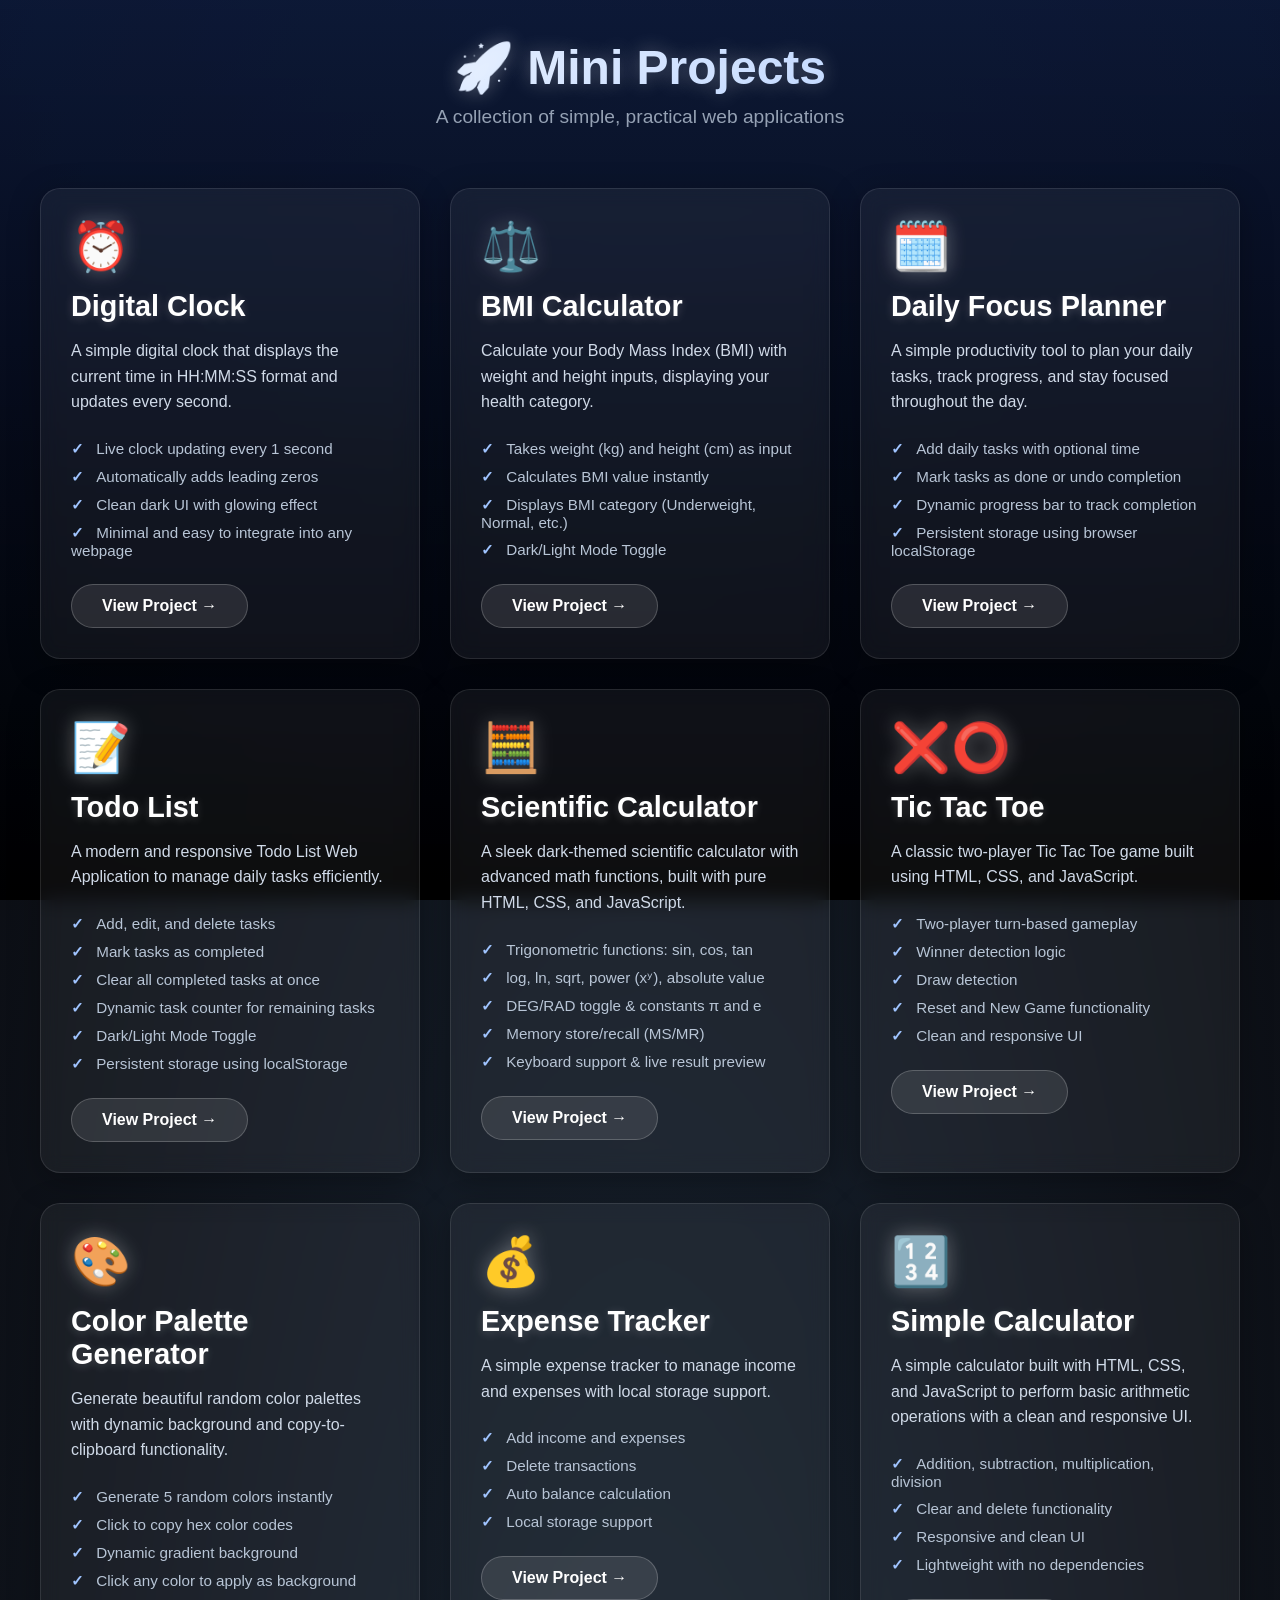
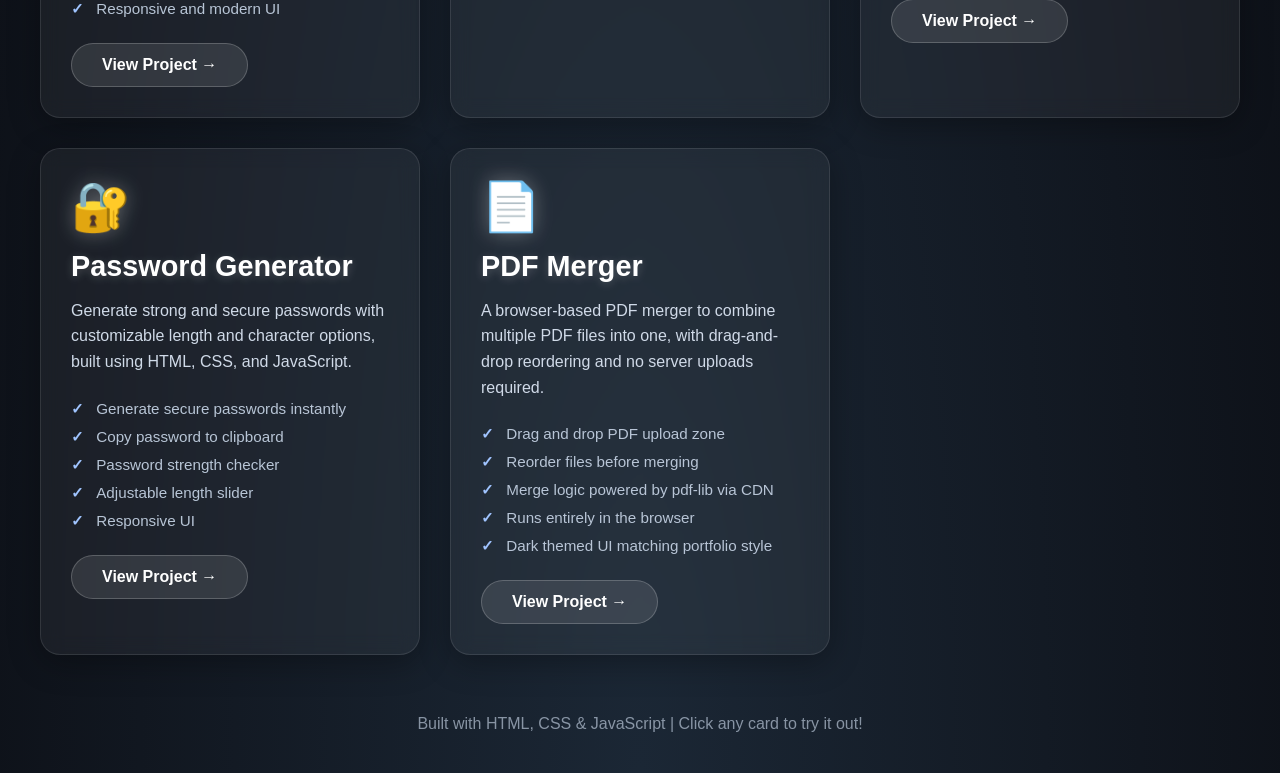
<file: index.html>
<!DOCTYPE html>
<html lang="en">

<head>
    <meta charset="UTF-8">
    <meta name="viewport" content="width=device-width, initial-scale=1.0">
    <title>Mini Projects Portfolio</title>
    <style>
        * {
            margin: 0;
            padding: 0;
            box-sizing: border-box;
        }

        body {
            font-family: 'Segoe UI', Tahoma, Geneva, Verdana, sans-serif;
            background: radial-gradient(ellipse at bottom, #1b2735 0%, #090a0f 100%);
            min-height: 100vh;
            padding: 40px 20px;
            position: relative;
            overflow-x: hidden;
        }

        body::before {
            content: '';
            position: fixed;
            top: 0;
            left: 0;
            width: 100%;
            height: 100%;
            background: linear-gradient(180deg,
                    rgba(13, 27, 62, 0.8) 0%,
                    rgba(5, 10, 25, 0.9) 50%,
                    rgba(0, 0, 0, 0.95) 100%);
            z-index: 0;
            pointer-events: none;
        }

        .container {
            max-width: 1200px;
            margin: 0 auto;
            position: relative;
            z-index: 1;
        }

        header {
            text-align: center;
            margin-bottom: 60px;
            color: white;
        }

        h1 {
            font-size: 3rem;
            margin-bottom: 10px;
            text-shadow: 0 0 20px rgba(255, 255, 255, 0.3);
            background: linear-gradient(135deg, #ffffff 0%, #a0c4ff 100%);
            -webkit-background-clip: text;
            -webkit-text-fill-color: transparent;
            background-clip: text;
        }

        .subtitle {
            font-size: 1.2rem;
            opacity: 0.8;
            color: #b8c5d6;
        }

        .projects-grid {
            display: grid;
            grid-template-columns: repeat(auto-fit, minmax(320px, 1fr));
            gap: 30px;
            margin-bottom: 40px;
        }

        .project-card {
            background: rgba(255, 255, 255, 0.05);
            backdrop-filter: blur(10px);
            border: 1px solid rgba(255, 255, 255, 0.1);
            border-radius: 20px;
            padding: 30px;
            box-shadow: 0 8px 32px rgba(0, 0, 0, 0.3);
            transition: all 0.3s ease;
            cursor: pointer;
            text-decoration: none;
            color: inherit;
            display: block;
            position: relative;
            overflow: hidden;
        }

        .project-card::before {
            content: '';
            position: absolute;
            top: 0;
            left: 0;
            width: 100%;
            height: 100%;
            background: linear-gradient(135deg,
                    rgba(255, 255, 255, 0.1) 0%,
                    rgba(255, 255, 255, 0.05) 100%);
            opacity: 0;
            transition: opacity 0.3s ease;
        }

        .project-card:hover::before {
            opacity: 1;
        }

        .project-card:hover {
            transform: translateY(-10px);
            box-shadow: 0 15px 40px rgba(0, 0, 0, 0.5);
            border-color: rgba(255, 255, 255, 0.2);
        }

        .project-icon {
            font-size: 3rem;
            margin-bottom: 15px;
            filter: drop-shadow(0 0 10px rgba(255, 255, 255, 0.3));
        }

        .project-title {
            font-size: 1.8rem;
            margin-bottom: 15px;
            color: #ffffff;
            text-shadow: 0 2px 10px rgba(255, 255, 255, 0.2);
        }

        .project-description {
            color: #d0dae8;
            line-height: 1.6;
            margin-bottom: 20px;
        }

        .features-list {
            list-style: none;
            margin-bottom: 20px;
        }

        .features-list li {
            padding: 5px 0;
            color: #b8c5d6;
            font-size: 0.95rem;
        }

        .features-list li:before {
            content: "✓ ";
            color: #a0c4ff;
            font-weight: bold;
            margin-right: 8px;
        }

        .view-project {
            display: inline-block;
            background: rgba(255, 255, 255, 0.1);
            color: white;
            padding: 12px 30px;
            border-radius: 25px;
            font-weight: 600;
            transition: all 0.3s ease;
            border: 1px solid rgba(255, 255, 255, 0.2);
        }

        .project-card:hover .view-project {
            background: rgba(255, 255, 255, 0.2);
            box-shadow: 0 4px 15px rgba(255, 255, 255, 0.2);
        }

        footer {
            text-align: center;
            color: #b8c5d6;
            margin-top: 60px;
            opacity: 0.7;
        }

        @media (max-width: 768px) {
            h1 {
                font-size: 2rem;
            }

            .projects-grid {
                grid-template-columns: 1fr;
            }
        }
    </style>
</head>

<body>
    <div class="container">
        <header>
            <h1>🚀 Mini Projects</h1>
            <p class="subtitle">A collection of simple, practical web applications</p>
        </header>

        <div class="projects-grid" id="projectsGrid">
            <!-- Projects will be dynamically inserted here -->
        </div>

        <footer>
            <p>Built with HTML, CSS & JavaScript | Click any card to try it out!</p>
        </footer>
    </div>

    <script>
        // Projects data - more projects to be added here
        const projects = [
            {
                title: "Digital Clock",
                icon: "⏰",
                description: "A simple digital clock that displays the current time in HH:MM:SS format and updates every second.",
                features: [
                    "Live clock updating every 1 second",
                    "Automatically adds leading zeros",
                    "Clean dark UI with glowing effect",
                    "Minimal and easy to integrate into any webpage"
                ],
                link: "./Digital Clock/index.html"
            },
            {
                title: "BMI Calculator",
                icon: "⚖️",
                description: "Calculate your Body Mass Index (BMI) with weight and height inputs, displaying your health category.",
                features: [
                    "Takes weight (kg) and height (cm) as input",
                    "Calculates BMI value instantly",
                    "Displays BMI category (Underweight, Normal, etc.)",
                    "Dark/Light Mode Toggle"
                ],
                link: "./BMI Calculator/index.html"
            },
            {
                title: "Daily Focus Planner",
                icon: "🗓️",
                description: "A simple productivity tool to plan your daily tasks, track progress, and stay focused throughout the day.",
                features: [
                    "Add daily tasks with optional time",
                    "Mark tasks as done or undo completion",
                    "Dynamic progress bar to track completion",
                    "Persistent storage using browser localStorage"
                ],
                link: "./Daily Focus Planner/index.html"
            },
            {
                title: "Todo List",
                icon: "📝",
                description: "A modern and responsive Todo List Web Application to manage daily tasks efficiently.",
                features: [
                    "Add, edit, and delete tasks",
                    "Mark tasks as completed",
                    "Clear all completed tasks at once",
                    "Dynamic task counter for remaining tasks",
                    "Dark/Light Mode Toggle",
                    "Persistent storage using localStorage"
                ],
                link: "./TodoList Application/index.html"
            },
            {
                title: "Scientific Calculator",
                icon: "🧮",
                description: "A sleek dark-themed scientific calculator with advanced math functions, built with pure HTML, CSS, and JavaScript.",
                features: [
                    "Trigonometric functions: sin, cos, tan",
                    "log, ln, sqrt, power (xʸ), absolute value",
                    "DEG/RAD toggle & constants π and e",
                    "Memory store/recall (MS/MR)",
                    "Keyboard support & live result preview"
                ],
                link: "./Scientific Calculator/index.html"
            },
            {
                title: "Tic Tac Toe",
                icon: "❌⭕",
                description: "A classic two-player Tic Tac Toe game built using HTML, CSS, and JavaScript.",
                features: [
                    "Two-player turn-based gameplay",
                    "Winner detection logic",
                    "Draw detection",
                    "Reset and New Game functionality",
                    "Clean and responsive UI"
                ],
                link: "./Tic Tac Toe/index.html"
            },
            {
                title: "Color Palette Generator",
                icon: "🎨",
                description: "Generate beautiful random color palettes with dynamic background and copy-to-clipboard functionality.",
                features: [
                    "Generate 5 random colors instantly",
                    "Click to copy hex color codes",
                    "Dynamic gradient background",
                    "Click any color to apply as background",
                    "Responsive and modern UI"
                ],
                link: "./Color Palette Generator/index.html"
            },
            {
                title: "Expense Tracker",
                icon: "💰",
                description: "A simple expense tracker to manage income and expenses with local storage support.",
                features: [
                    "Add income and expenses",
                    "Delete transactions",
                    "Auto balance calculation",
                    "Local storage support"
                ],
                link: "./ExpenseTracker/index.html"
            },
            {
                title: "Simple Calculator",
                icon: "🔢",
                description: "A simple calculator built with HTML, CSS, and JavaScript to perform basic arithmetic operations with a clean and responsive UI.",
                features: [
                    "Addition, subtraction, multiplication, division",
                    "Clear and delete functionality",
                    "Responsive and clean UI",
                    "Lightweight with no dependencies"
                ],
                link: "./Simple Calculator/index.html"
            },
            {
                title: "Password Generator",
                icon: "🔐",
                description: "Generate strong and secure passwords with customizable length and character options, built using HTML, CSS, and JavaScript.",
                features: [
                    "Generate secure passwords instantly",
                    "Copy password to clipboard",
                    "Password strength checker",
                    "Adjustable length slider",
                    "Responsive UI"
                ],
                link: "./PasswordGenerator/index.html"
            },
            {
                title: "PDF Merger",
                icon: "📄",
                description: "A browser-based PDF merger to combine multiple PDF files into one, with drag-and-drop reordering and no server uploads required.",
                features: [
                    "Drag and drop PDF upload zone",
                    "Reorder files before merging",
                    "Merge logic powered by pdf-lib via CDN",
                    "Runs entirely in the browser",
                    "Dark themed UI matching portfolio style"
                ],
                link: "./PDF Merger/index.html"
            }
        ];

        // Function to render projects
        function renderProjects() {
            const grid = document.getElementById('projectsGrid');

            projects.forEach(project => {
                const card = document.createElement('a');
                card.href = project.link;
                card.className = 'project-card';

                card.innerHTML = `
                    <div class="project-icon">${project.icon}</div>
                    <h2 class="project-title">${project.title}</h2>
                    <p class="project-description">${project.description}</p>
                    <ul class="features-list">
                        ${project.features.map(feature => `<li>${feature}</li>`).join('')}
                    </ul>
                    <span class="view-project">View Project →</span>
                `;

                grid.appendChild(card);
            });
        }
        // Render projects on page load
        renderProjects();
    </script>
</body>

</html>
</file>
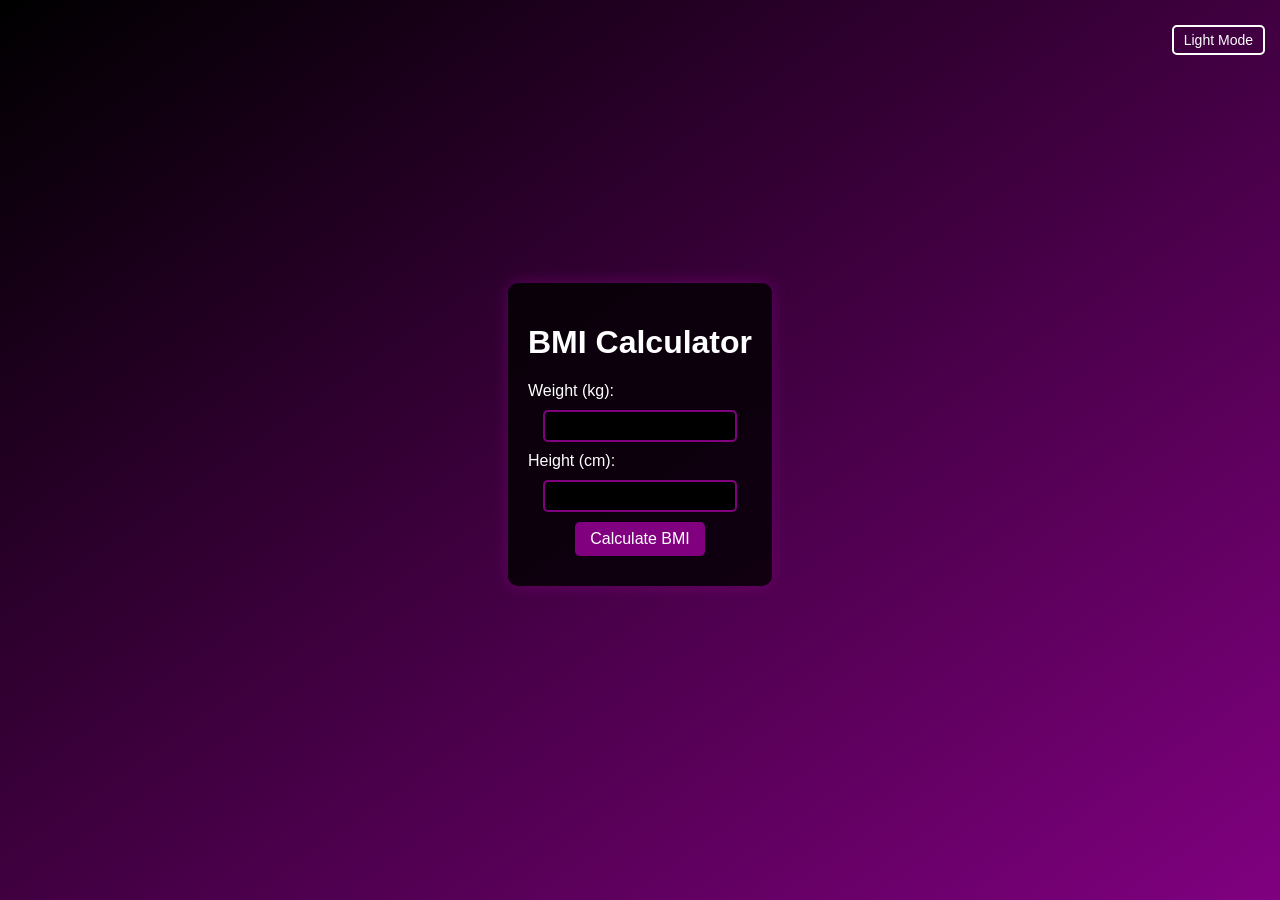
<file: BMI Calculator/index.html>
<!DOCTYPE html>

<html lang="en">
<head>
    <meta charset="UTF-8">
    <meta name="viewport" content="width=device-width, initial-scale=1.0">
    <title>BMI Calculator</title>

    <link rel="stylesheet" href="style.css">
</head>

<body class="dark">

<button id="themeToggle">Light Mode</button>

<div class="container">
    <form id="bmiForm">
        <h1>BMI Calculator</h1>

        <label for="weight">Weight (kg):</label>
        <input type="number" id="weight" name="weight">

        <label for="heightCM">Height (cm):</label>
        <input type="number" id="heightCM" name="height">

        <button type="submit">Calculate BMI</button>
    </form>

    <p id="result"></p>
</div>


<script src="script.js"></script>

</body>
</html>
</file>
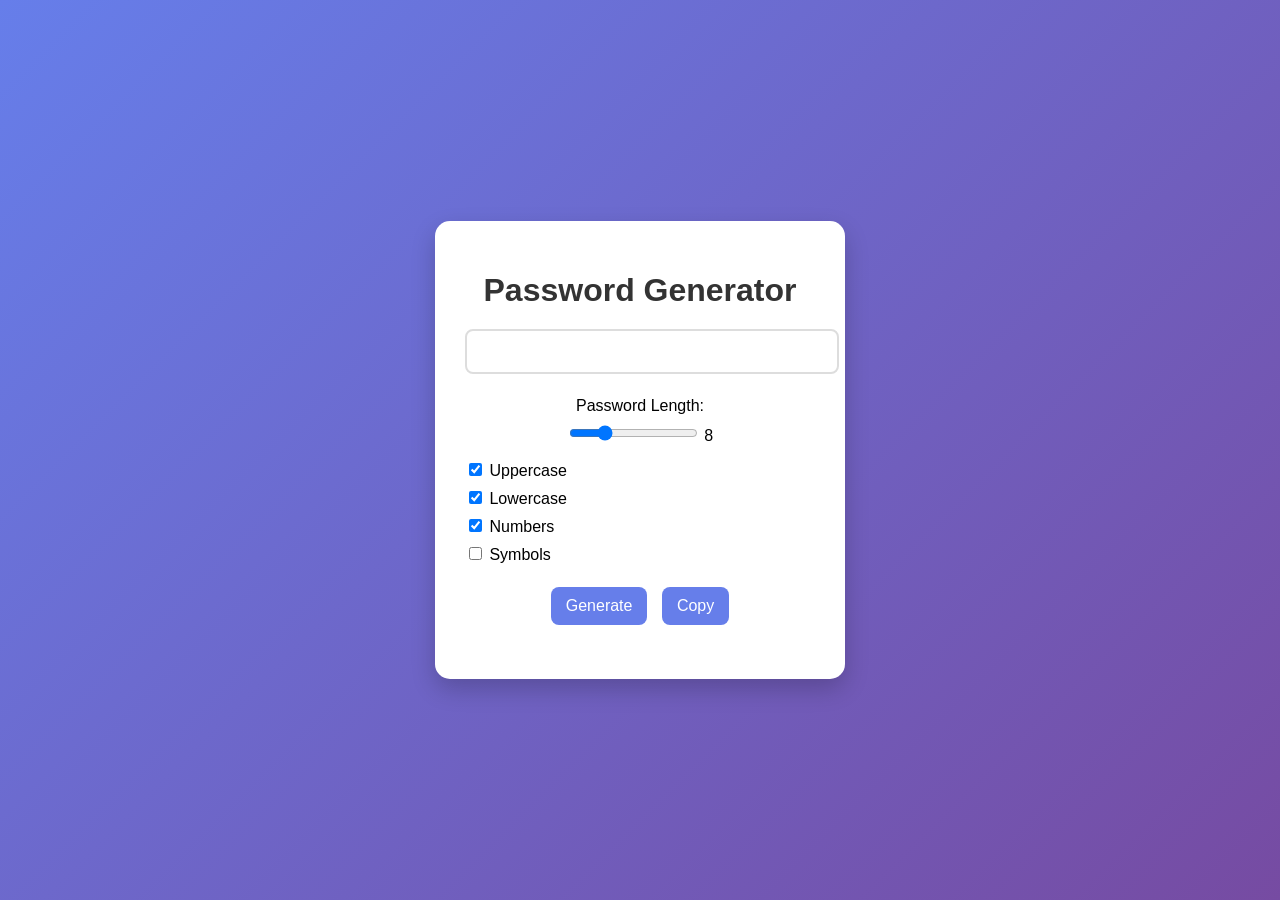
<file: PasswordGenerator/index.html>
<!DOCTYPE html>
<html lang="en">
<head>
<meta charset="UTF-8">
<meta name="viewport" content="width=device-width, initial-scale=1.0">
<title>Password Generator</title>
<link rel="stylesheet" href="style.css">
</head>
<body>

<div class="container">
<h1>Password Generator</h1>

<input type="text" id="password" readonly>

<label>Password Length:</label>
<input type="range" id="length" min="4" max="20" value="8">
<span id="lenValue">8</span>

<div class="options">
<label><input type="checkbox" id="uppercase" checked> Uppercase</label>
<label><input type="checkbox" id="lowercase" checked> Lowercase</label>
<label><input type="checkbox" id="numbers" checked> Numbers</label>
<label><input type="checkbox" id="symbols"> Symbols</label>
</div>

<button onclick="generatePassword()">Generate</button>
<button onclick="copyPassword()">Copy</button>

<p id="strength"></p>

</div>

<script src="script.js"></script>
</body>
</html>
</file>
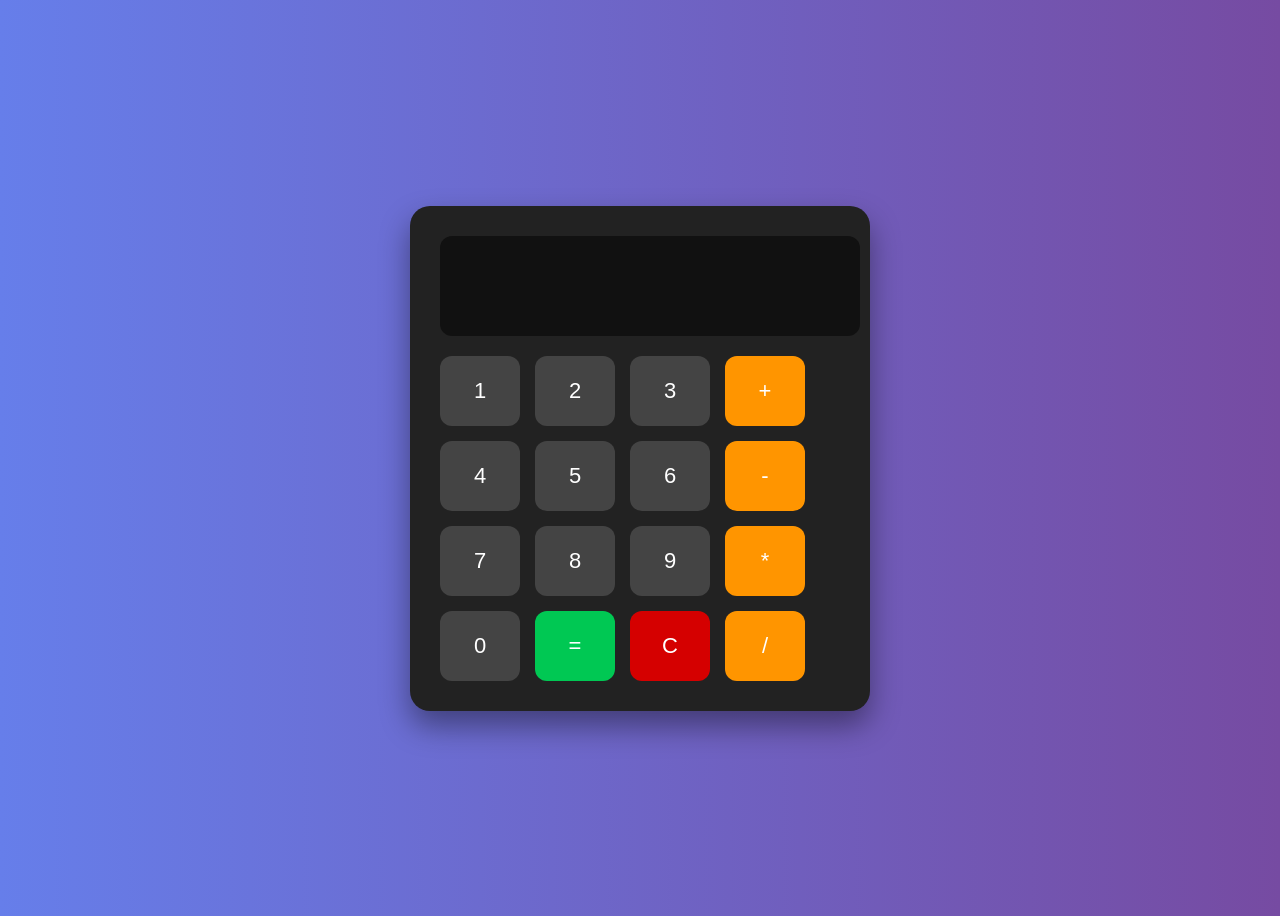
<file: Simple Calculator/index.html>
<!DOCTYPE html>
<html>
<head>
    <title>Simple Calculator</title>
    <link rel="stylesheet" href="style.css">
</head>
<body>

<div class="calculator">
    <input type="text" id="display" disabled>

    <div class="buttons">
        <button onclick="append('1')">1</button>
        <button onclick="append('2')">2</button>
        <button onclick="append('3')">3</button>
        <button onclick="append('+')">+</button>

        <button onclick="append('4')">4</button>
        <button onclick="append('5')">5</button>
        <button onclick="append('6')">6</button>
        <button onclick="append('-')">-</button>

        <button onclick="append('7')">7</button>
        <button onclick="append('8')">8</button>
        <button onclick="append('9')">9</button>
        <button onclick="append('*')">*</button>

        <button onclick="append('0')">0</button>
        <button onclick="calculate()">=</button>
        <button onclick="clearDisplay()">C</button>
        <button onclick="append('/')">/</button>
    </div>
</div>

<script src="script.js"></script>
</body>
</html>
</file>
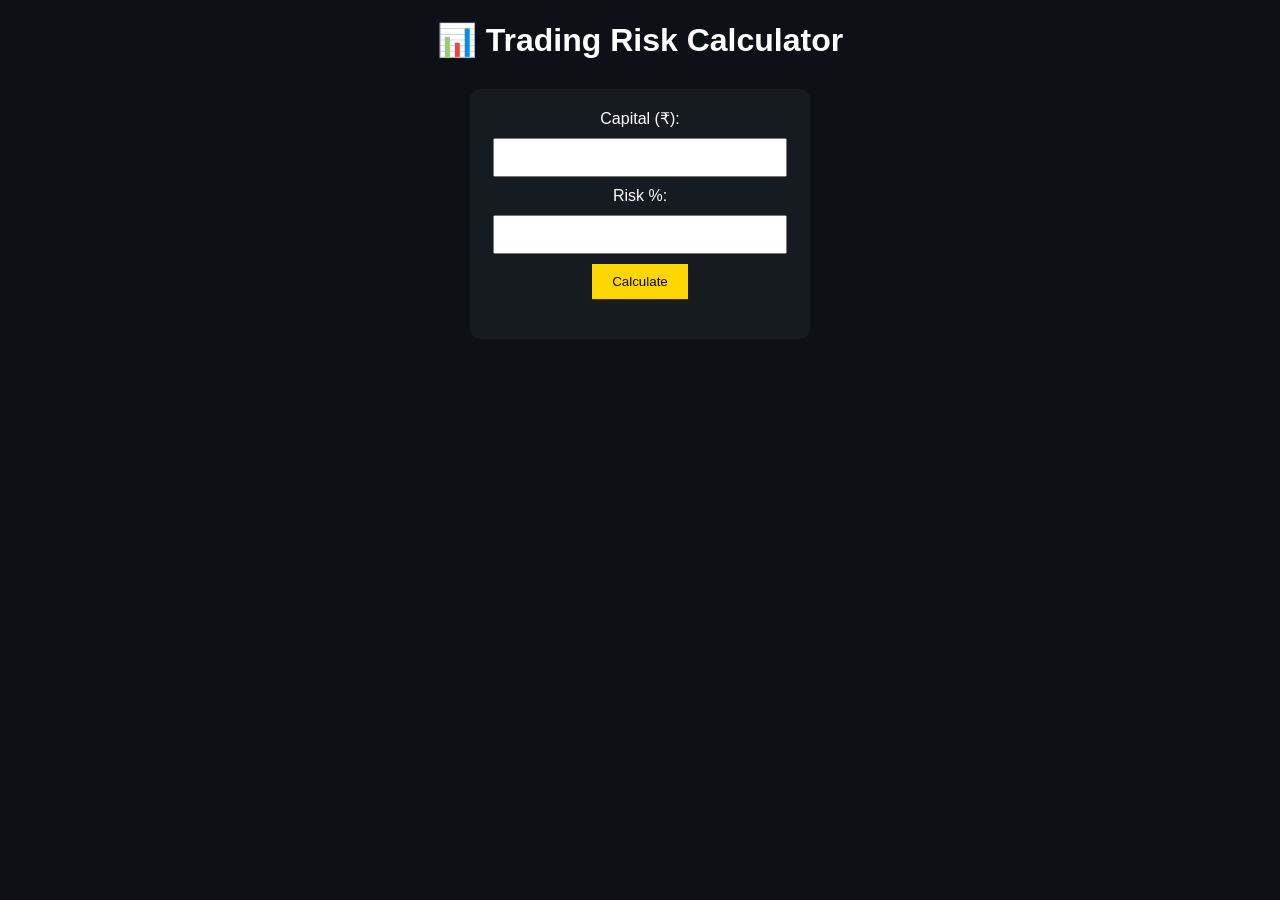
<file: trading-risk-calculator/index.html>
<!DOCTYPE html>
<html>
<head>
  <title>Trading Risk Calculator</title>
  <link rel="stylesheet" href="style.css">
</head>
<body>

<h1>📊 Trading Risk Calculator</h1>

<div class="box">
  <label>Capital (₹):</label>
  <input type="number" id="capital">

  <label>Risk %:</label>
  <input type="number" id="risk">

  <button onclick="calculate()">Calculate</button>

  <h2 id="result"></h2>
</div>

<script src="script.js"></script>
</body>
</html>
</file>
<file: BMI Calculator/style.css>
body {
        font-family: Arial, sans-serif;
        margin: 0;
        height: 100vh;
        display: flex;
        justify-content: center;
        align-items: center;
        transition: background 0.4s, color 0.4s;
    }

    /* Dark mode default */
    body.dark {
        background: linear-gradient(to bottom right, black, purple);
        color: white;
    }

    body.light {
        background: linear-gradient(to bottom right, white, lightgray);
        color: black;
    }

    form {
        padding: 20px;
        border-radius: 10px;
        box-shadow: 0 0 15px rgba(128, 0, 128, 0.6);
        transition: background 0.4s, color 0.4s;
    }

    body.dark form {
        background: rgba(0, 0, 0, 0.8);
    }

    body.light form {
        background: rgba(255, 255, 255, 0.9);
        box-shadow: 0 0 15px rgba(0, 0, 0, 0.2);
    }

    label, input, button {
        display: block;
        margin: 10px auto;
        font-size: 16px;
    }

    input {
        padding: 5px;
        border-radius: 5px;
        border: 2px solid purple;
        width: 80%;
        transition: background 0.4s, color 0.4s;
    }

    body.dark input {
        background-color: black;
        color: white;
    }

    body.light input {
        background-color: white;
        color: black;
    }

    button {
        padding: 8px 15px;
        border-radius: 5px;
        font-size: 16px;
        cursor: pointer;
        border: none;
        transition: background 0.4s, color 0.4s;
    }

    body.dark button {
        background-color: purple;
        color: white;
    }

    body.light button {
        background-color: purple;
        color: white;
    }

    button:hover {
        opacity: 0.85;
    }

    #result {
    	margin-top: 15px;
    	opacity: 0;
    	transition: opacity 0.8s ease-in-out;
    }

#result.show {
    opacity: 1;
}

    /* Theme toggle button */
    #themeToggle {
        position: absolute;
        top: 15px;
        right: 15px;
        background: none;
        border: 2px solid currentColor;
        padding: 5px 10px;
        border-radius: 5px;
        cursor: pointer;
        font-size: 14px;
    }

	.container {
    		display: flex;
    		flex-direction: column;
    		align-items: center;
	}
</file>
<file: PasswordGenerator/style.css>
body{
margin:0;
padding:0;
font-family:Arial, sans-serif;
background:linear-gradient(135deg,#667eea,#764ba2);
height:100vh;
display:flex;
justify-content:center;
align-items:center;
}

.container{
background:white;
padding:30px;
border-radius:15px;
box-shadow:0 10px 25px rgba(0,0,0,0.2);
width:350px;
text-align:center;
}

h1{
margin-bottom:20px;
color:#333;
}

input[type="text"]{
width:100%;
padding:10px;
font-size:18px;
margin-bottom:15px;
border:2px solid #ddd;
border-radius:8px;
}

.options{
text-align:left;
margin:15px 0;
}

label{
display:block;
margin:8px 0;
}

button{
padding:10px 15px;
margin:8px 5px;
border:none;
border-radius:8px;
background:#667eea;
color:white;
cursor:pointer;
font-size:16px;
}

button:hover{
background:#5a67d8;
}

#strength{
margin-top:10px;
font-weight:bold;
}
</file>
<file: Simple Calculator/style.css>
body {
    display: flex;
    justify-content: center;
    align-items: center;
    height: 100vh;
    background: linear-gradient(to right, #667eea, #764ba2);
    font-family: Arial, sans-serif;
}

/* Calculator Box */
.calculator {
    background: #222;
    padding: 30px;
    border-radius: 20px;
    box-shadow: 0 15px 30px rgba(0,0,0,0.4);
}

/* Display Screen */
input {
    width: 100%;
    height: 80px;
    margin-bottom: 20px;
    text-align: right;
    font-size: 30px;
    border: none;
    outline: none;
    padding: 10px;
    border-radius: 12px;
    background: #111;
    color: white;
}

/* Buttons Grid */
.buttons {
    display: grid;
    grid-template-columns: repeat(4, 80px);
    gap: 15px;
}

/* Buttons */
button {
    height: 70px;
    font-size: 22px;
    border: none;
    border-radius: 12px;
    cursor: pointer;
    background: #444;
    color: white;
    transition: 0.2s;
}

/* Hover Effect */
button:hover {
    background: #666;
}

/* Operator Buttons (+ - * /) */
button:nth-child(4n) {
    background: #ff9500;
}

button:nth-child(4n):hover {
    background: #e08900;
}

/* Equal Button (=) */
button:nth-child(14) {
    background: #00c853;
}

button:nth-child(14):hover {
    background: #00a844;
}

/* Clear Button (C) */
button:nth-child(15) {
    background: #d50000;
}

button:nth-child(15):hover {
    background: #b00000;
}
</file>
<file: trading-risk-calculator/style.css>
body {
  font-family: Arial;
  background: #0d1117;
  color: white;
  text-align: center;
}

.box {
  margin: 30px auto;
  padding: 20px;
  width: 300px;
  background: #161b22;
  border-radius: 10px;
}

input {
  width: 90%;
  padding: 10px;
  margin: 10px 0;
}

button {
  padding: 10px 20px;
  background: gold;
  border: none;
  cursor: pointer;
}
</file>
